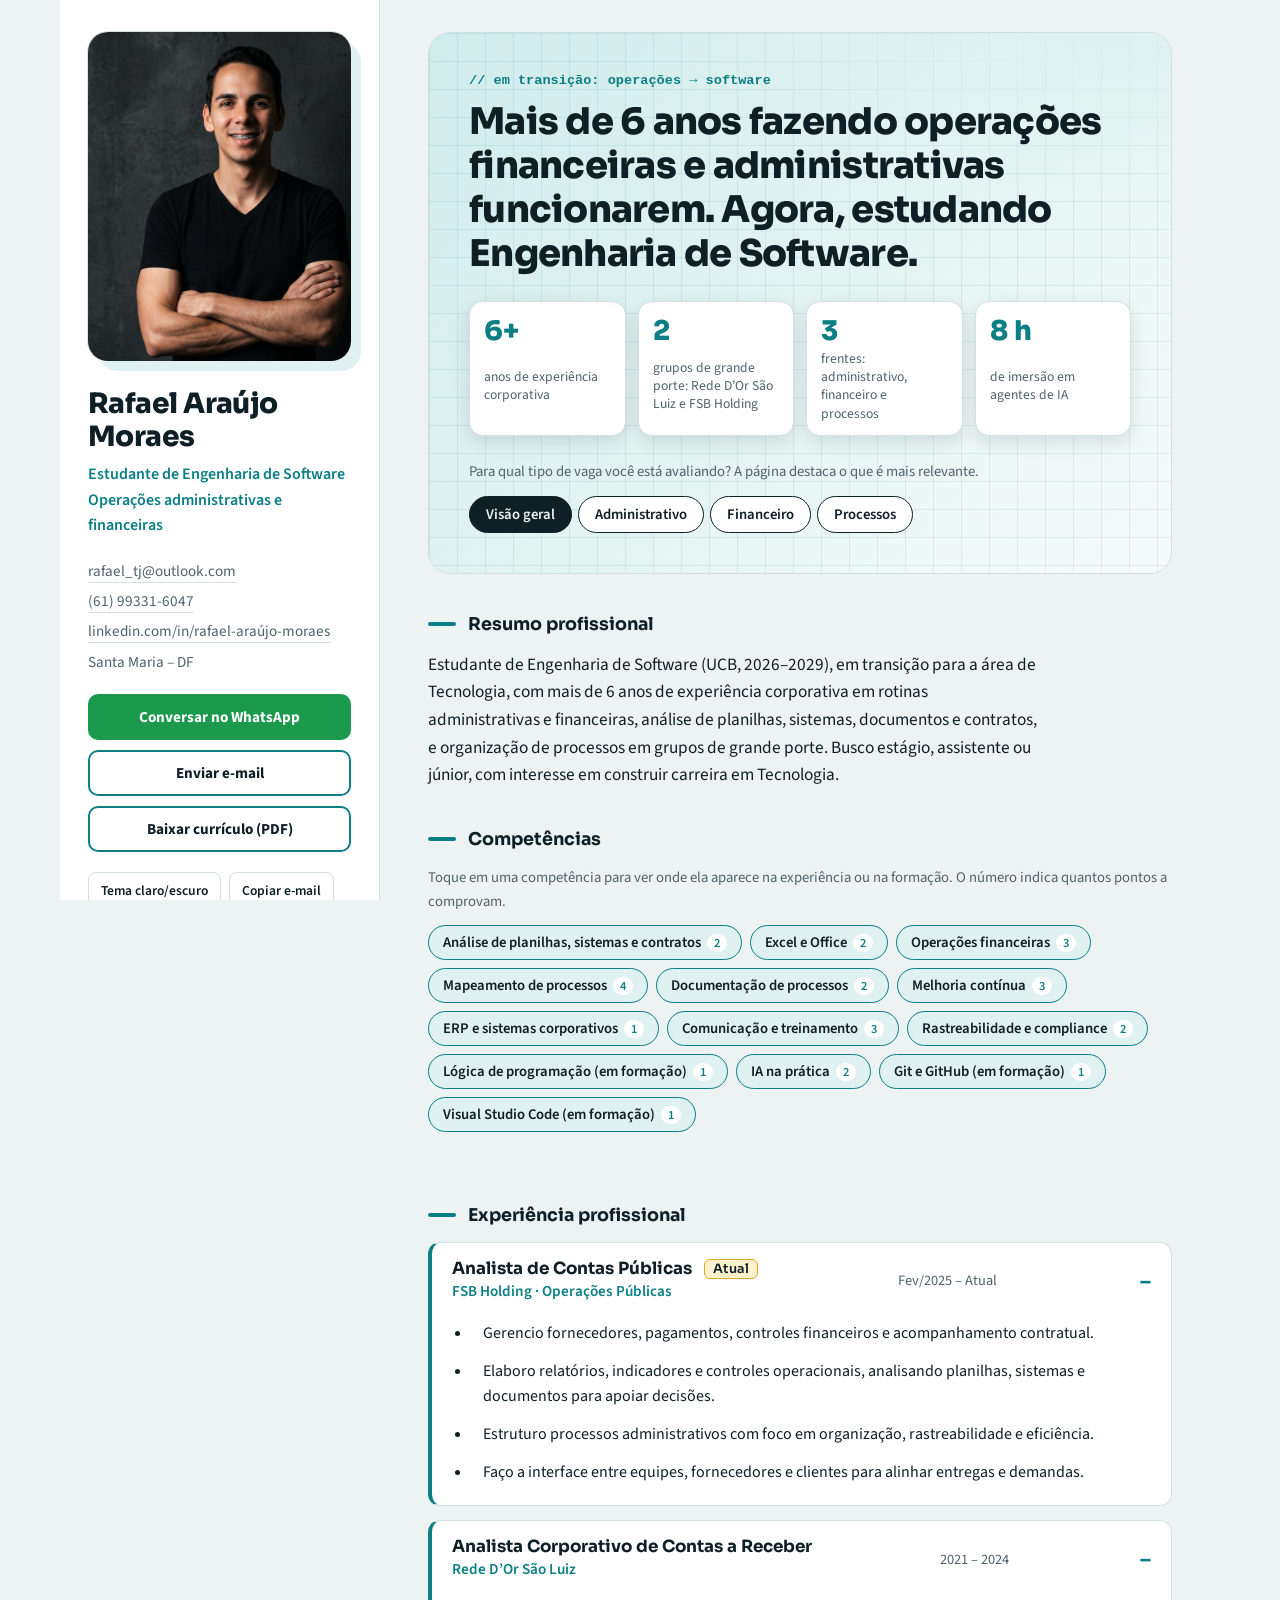
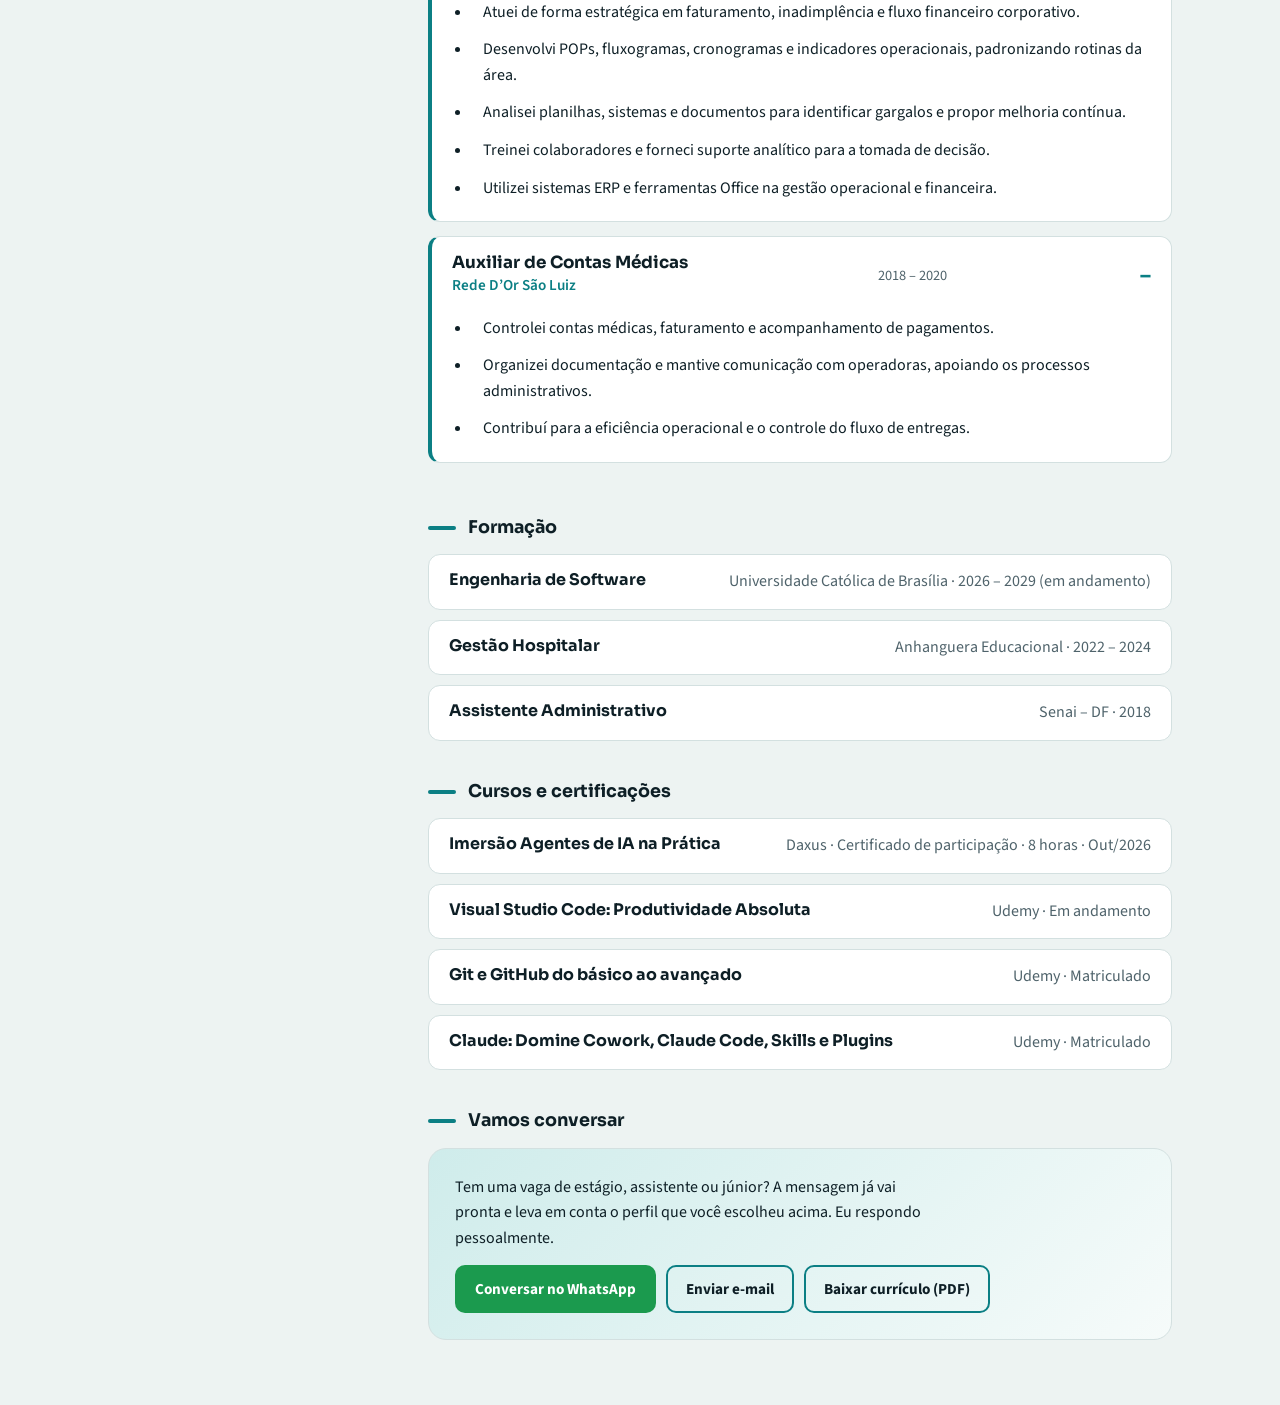
<file: index.html>
<!DOCTYPE html>
<html lang="pt-BR">
<head>
<meta charset="utf-8">
<meta name="viewport" content="width=device-width, initial-scale=1, viewport-fit=cover">
<meta name="description" content="Currículo online de Rafael Araújo Moraes. Estudante de Engenharia de Software, com experiência em rotinas administrativas e financeiras.">
<meta property="og:type" content="website">
<meta property="og:locale" content="pt_BR">
<meta property="og:title" content="Rafael Araújo Moraes — Currículo">
<meta property="og:description" content="Estudante de Engenharia de Software, com experiência em rotinas administrativas e financeiras.">
<meta property="og:url" content="https://rafael-enginner.github.io/Curriculo_Rafael_Araujo_Moraes/">
<meta property="og:image" content="https://rafael-enginner.github.io/Curriculo_Rafael_Araujo_Moraes/img/og-image.png">
<meta property="og:image:width" content="1200">
<meta property="og:image:height" content="630">
<meta property="og:image:alt" content="Rafael Araújo Moraes, estudante de Engenharia de Software">
<meta name="twitter:card" content="summary_large_image">
<title>Rafael Araújo Moraes — Currículo</title>
<link rel="canonical" href="https://rafael-enginner.github.io/Curriculo_Rafael_Araujo_Moraes/">
<meta name="theme-color" content="#0f2a33">
<meta name="color-scheme" content="light dark">
<link rel="icon" href="favicon.svg" type="image/svg+xml">
<link rel="apple-touch-icon" href="apple-touch-icon.png">
<link rel="preconnect" href="https://fonts.googleapis.com">
<link rel="preconnect" href="https://fonts.gstatic.com" crossorigin>
<script type="application/ld+json">{"@context":"https://schema.org","@type":"Person","name":"Rafael Araújo Moraes","jobTitle":"Estudante de Engenharia de Software","url":"https://rafael-enginner.github.io/Curriculo_Rafael_Araujo_Moraes/","address":{"@type":"PostalAddress","addressLocality":"Santa Maria","addressRegion":"DF","addressCountry":"BR"}}</script>
<link href="https://fonts.googleapis.com/css2?family=Sora:wght@500;700;800&family=Source+Sans+3:wght@400;600&display=swap" rel="stylesheet">
<link rel="stylesheet" href="css/style.css">
</head>
<body>
<a class="skip" href="#conteudo">Ir para o conteúdo</a>
<noscript><p style="margin:0;padding:10px 16px;background:#fff1cc;color:#12232b">Ative o JavaScript para usar os filtros. O conteúdo completo está visível abaixo.</p></noscript>
<div class="wrap">
<aside>
  <img class="photo" src="img/rafael.jpg" width="320" height="400" alt="Foto de Rafael Araújo Moraes" fetchpriority="high">
  <div>
    <h1>Rafael Araújo Moraes</h1>
    <p class="role">Estudante de Engenharia de Software<br>Operações administrativas e financeiras</p>
  </div>
  <ul>
    <li><a href="mailto:rafael_tj@outlook.com">rafael_tj@outlook.com</a></li>
    <li><a href="tel:+5561993316047">(61) 99331-6047</a></li>
    <li><a href="https://www.linkedin.com/in/rafael-ara%C3%BAjo-moraes" target="_blank" rel="noopener">linkedin.com/in/rafael-araújo-moraes</a></li>
    <li>Santa Maria – DF</li>
  </ul>
  <div class="cta"><a class="wa js-wa" href="#" target="_blank" rel="noopener">Conversar no WhatsApp</a><a class="ml js-mail" href="#">Enviar e-mail</a><a class="ml" href="assets/Curriculo_Rafael_Araujo_Moraes.pdf" download>Baixar currículo (PDF)</a></div>
  <div class="tools">
    <button class="btn" id="theme" type="button" aria-label="Alternar tema claro e escuro">Tema claro/escuro</button>
    <button class="btn" id="copy" type="button">Copiar e-mail</button>
    <button class="btn" id="print" type="button">Imprimir ou salvar PDF</button>
  </div>
</aside>

<main id="conteudo">
  <section class="hero" aria-label="Apresentação">
    <p class="eyebrow">// em transição: operações → software</p>
    <h2>Mais de 6 anos fazendo operações financeiras e administrativas funcionarem. Agora, estudando Engenharia de Software.</h2>
    <ul class="stats">
      <li><b>6+</b><span>anos de experiência corporativa</span></li>
      <li><b>2</b><span>grupos de grande porte: Rede D’Or São Luiz e FSB Holding</span></li>
      <li><b>3</b><span>frentes: administrativo, financeiro e processos</span></li>
      <li><b>8 h</b><span>de imersão em agentes de IA</span></li>
    </ul>
    <p class="hint">Para qual tipo de vaga você está avaliando? A página destaca o que é mais relevante.</p>
    <div class="seg" id="seg">
      <button type="button" aria-pressed="true" data-p="geral">Visão geral</button>
      <button type="button" aria-pressed="false" data-p="adm">Administrativo</button>
      <button type="button" aria-pressed="false" data-p="fin">Financeiro</button>
      <button type="button" aria-pressed="false" data-p="proc">Processos</button>
    </div>
  </section>
  <section>
    <h2>Resumo profissional</h2>
    <p class="lead">Estudante de Engenharia de Software (UCB, 2026–2029), em transição para a área de Tecnologia, com mais de 6 anos de experiência corporativa em rotinas administrativas e financeiras, análise de planilhas, sistemas, documentos e contratos, e organização de processos em grupos de grande porte. <span id="focus">Busco estágio, assistente ou júnior, com interesse em construir carreira em Tecnologia.</span></p>
  </section>

  <section id="skills">
    <h2>Competências</h2>
    <p class="hint">Toque em uma competência para ver onde ela aparece na experiência ou na formação. O número indica quantos pontos a comprovam.</p>
    <div class="chips" id="chips">
      <button class="chip" type="button" aria-pressed="false" data-tag="dados">Análise de planilhas, sistemas e contratos</button>
      <button class="chip" type="button" aria-pressed="false" data-tag="excel">Excel e Office</button>
      <button class="chip" type="button" aria-pressed="false" data-tag="financeiro">Operações financeiras</button>
      <button class="chip" type="button" aria-pressed="false" data-tag="processos">Mapeamento de processos</button>
      <button class="chip" type="button" aria-pressed="false" data-tag="documentacao">Documentação de processos</button>
      <button class="chip" type="button" aria-pressed="false" data-tag="melhoria">Melhoria contínua</button>
      <button class="chip" type="button" aria-pressed="false" data-tag="sistemas">ERP e sistemas corporativos</button>
      <button class="chip" type="button" aria-pressed="false" data-tag="comunicacao">Comunicação e treinamento</button>
      <button class="chip" type="button" aria-pressed="false" data-tag="compliance">Rastreabilidade e compliance</button>
      <button class="chip" type="button" aria-pressed="false" data-tag="logica">Lógica de programação (em formação)</button>
      <button class="chip" type="button" aria-pressed="false" data-tag="ia">IA na prática</button>
      <button class="chip" type="button" aria-pressed="false" data-tag="git">Git e GitHub (em formação)</button>
      <button class="chip" type="button" aria-pressed="false" data-tag="vscode">Visual Studio Code (em formação)</button>
      <button class="clear" id="clear" type="button">Limpar filtro</button>
    </div>
    <p id="status" role="status" aria-live="polite"></p>
  </section>

  <section id="exp">
    <h2>Experiência profissional</h2>
    <details open id="e-fsb">
      <summary><span class="sm"><h3>Analista de Contas Públicas <span class="now">Atual</span></h3><span class="org">FSB Holding · Operações Públicas</span></span><span class="date">Fev/2025 – Atual</span></summary>
      <ul>
        <li data-tags="financeiro compliance">Gerencio fornecedores, pagamentos, controles financeiros e acompanhamento contratual.</li>
        <li data-tags="dados excel">Elaboro relatórios, indicadores e controles operacionais, analisando planilhas, sistemas e documentos para apoiar decisões.</li>
        <li data-tags="processos compliance melhoria">Estruturo processos administrativos com foco em organização, rastreabilidade e eficiência.</li>
        <li data-tags="comunicacao">Faço a interface entre equipes, fornecedores e clientes para alinhar entregas e demandas.</li>
      </ul>
    </details>
    <details open id="e-rd">
      <summary><span class="sm"><h3>Analista Corporativo de Contas a Receber</h3><span class="org">Rede D’Or São Luiz</span></span><span class="date">2021 – 2024</span></summary>
      <ul>
        <li data-tags="financeiro">Atuei de forma estratégica em faturamento, inadimplência e fluxo financeiro corporativo.</li>
        <li data-tags="processos documentacao melhoria">Desenvolvi POPs, fluxogramas, cronogramas e indicadores operacionais, padronizando rotinas da área.</li>
        <li data-tags="dados processos melhoria">Analisei planilhas, sistemas e documentos para identificar gargalos e propor melhoria contínua.</li>
        <li data-tags="comunicacao">Treinei colaboradores e forneci suporte analítico para a tomada de decisão.</li>
        <li data-tags="sistemas excel">Utilizei sistemas ERP e ferramentas Office na gestão operacional e financeira.</li>
      </ul>
    </details>
    <details open id="e-aux">
      <summary><span class="sm"><h3>Auxiliar de Contas Médicas</h3><span class="org">Rede D’Or São Luiz</span></span><span class="date">2018 – 2020</span></summary>
      <ul>
        <li data-tags="financeiro">Controlei contas médicas, faturamento e acompanhamento de pagamentos.</li>
        <li data-tags="documentacao comunicacao">Organizei documentação e mantive comunicação com operadoras, apoiando os processos administrativos.</li>
        <li data-tags="processos">Contribuí para a eficiência operacional e o controle do fluxo de entregas.</li>
      </ul>
    </details>
  </section>

  <section id="edu">
    <h2>Formação</h2>
    <div class="edu">
      <div data-tags="logica"><b>Engenharia de Software</b><span>Universidade Católica de Brasília · 2026 – 2029 (em andamento)</span></div>
      <div data-tags=""><b>Gestão Hospitalar</b><span>Anhanguera Educacional · 2022 – 2024</span></div>
      <div data-tags=""><b>Assistente Administrativo</b><span>Senai – DF · 2018</span></div>
    </div>
  </section>

  <section id="cursos">
    <h2>Cursos e certificações</h2>
    <div class="edu">
      <div data-tags="ia"><b>Imersão Agentes de IA na Prática</b><span>Daxus · Certificado de participação · 8 horas · Out/2026</span></div>
      <div data-tags="vscode"><b>Visual Studio Code: Produtividade Absoluta</b><span>Udemy · Em andamento</span></div>
      <div data-tags="git"><b>Git e GitHub do básico ao avançado</b><span>Udemy · Matriculado</span></div>
      <div data-tags="ia"><b>Claude: Domine Cowork, Claude Code, Skills e Plugins</b><span>Udemy · Matriculado</span></div>
    </div>
  </section>
  <section>
    <h2>Vamos conversar</h2>
    <div class="contact">
      <p>Tem uma vaga de estágio, assistente ou júnior? A mensagem já vai pronta e leva em conta o perfil que você escolheu acima. Eu respondo pessoalmente.</p>
      <div class="cta"><a class="wa js-wa" href="#" target="_blank" rel="noopener">Conversar no WhatsApp</a><a class="ml js-mail" href="#">Enviar e-mail</a><a class="ml" href="assets/Curriculo_Rafael_Araujo_Moraes.pdf" download>Baixar currículo (PDF)</a></div>
    </div>
  </section>
</main>
</div>
<script src="js/script.js" defer></script>
</body>
</html>
</file>
<file: css/style.css>
/* Tokens */
:root{--bg:#edf3f2;--panel:#fff;--ink:#0e1f26;--mute:#4f636b;--line:#d3e0e0;--teal:#0b7f84;--teal-soft:#dff1f1;--hi:#fff1cc;--hi-line:#e3a82b;--side:#fff;--hero1:#cfeceb;--hero2:#f6fbfa;--grid:rgba(11,127,132,.10);--shadow:rgba(14,31,38,.12);box-sizing:border-box;padding-top:env(safe-area-inset-top,0px);padding-bottom:env(safe-area-inset-bottom,0px);color-scheme:light dark}
@media (prefers-color-scheme:dark){:root:not([data-theme="light"]){--bg:#081317;--panel:#0f1f25;--ink:#e6f0f1;--mute:#9db1b6;--line:#1f343b;--teal:#3cc4c4;--teal-soft:#123438;--hi:#3a3115;--side:#0c1a20;--hero1:#0f3a42;--hero2:#0b1a20;--grid:rgba(60,196,196,.10);--shadow:rgba(0,0,0,.5)}}
:root[data-theme="dark"]{--bg:#081317;--panel:#0f1f25;--ink:#e6f0f1;--mute:#9db1b6;--line:#1f343b;--teal:#3cc4c4;--teal-soft:#123438;--hi:#3a3115;--side:#0c1a20;--hero1:#0f3a42;--hero2:#0b1a20;--grid:rgba(60,196,196,.10);--shadow:rgba(0,0,0,.5)}
:root[data-theme="light"]{color-scheme:light}:root[data-theme="dark"]{color-scheme:dark}
*{box-sizing:border-box}
html{scroll-padding-top:env(safe-area-inset-top,0px)}
body{margin:0;background:var(--bg);color:var(--ink);font:400 16px/1.6 "Source Sans 3",system-ui,-apple-system,"Segoe UI",sans-serif;transition:background .25s,color .25s}
h1,h2,h3{font-family:Sora,"Segoe UI",system-ui,sans-serif;margin:0;line-height:1.2}
a{color:inherit}
:focus-visible{outline:3px solid var(--hi-line);outline-offset:2px}
.skip{position:absolute;left:-999px;top:0;background:var(--ink);color:var(--bg);padding:10px 16px;z-index:10}.skip:focus{left:8px;top:8px}
.wrap{max-width:1160px;margin:0 auto;display:grid;grid-template-columns:320px 1fr;min-height:100vh}
/* Perfil (lateral) */
aside{background:var(--side);color:var(--ink);border-right:1px solid var(--line);padding:32px 28px;position:sticky;top:0;align-self:start;height:100vh;overflow-y:auto;display:flex;flex-direction:column;gap:20px;transition:background .25s}
.photo{width:100%;max-width:264px;aspect-ratio:4/5;object-fit:cover;border-radius:20px;box-shadow:10px 10px 0 var(--teal-soft),0 0 0 1px var(--line);margin:0 0 6px}
aside h1{font-size:1.75rem;font-weight:800;letter-spacing:-.02em}
aside .role{color:var(--teal);font-weight:600;margin:8px 0 0}
aside ul{list-style:none;margin:0;padding:0;display:grid;gap:6px;font-size:.95rem;color:var(--mute)}
aside ul a{text-decoration:none;border-bottom:1px solid var(--line)}aside ul a:hover{border-color:var(--teal);color:var(--ink)}
.tools{margin-top:auto;display:flex;gap:8px;flex-wrap:wrap}
.btn{font:600 .85rem "Source Sans 3",sans-serif;background:transparent;color:var(--ink);border:1px solid var(--line);border-radius:8px;padding:8px 12px;cursor:pointer}
.btn:hover{border-color:var(--teal);background:var(--teal-soft)}
.cta{display:flex;gap:10px;flex-wrap:wrap}
.cta a{display:inline-flex;align-items:center;justify-content:center;font:700 .95rem "Source Sans 3",sans-serif;text-decoration:none;border-radius:10px;padding:11px 18px;border:2px solid transparent;transition:transform .15s,filter .15s}
.cta a:hover{transform:translateY(-2px);filter:brightness(1.08)}
.cta .wa{background:#1b9a4e;color:#fff}
.cta .ml{border-color:var(--teal);color:var(--ink)}
aside .cta a{flex:1 1 100%;padding:10px 14px}
/* Conteúdo */
main{padding:32px clamp(18px,4vw,48px) 64px;display:grid;gap:40px;align-content:start;min-width:0}
section>h2{font-size:1.1rem;font-weight:700;margin-bottom:16px;display:flex;align-items:center;gap:12px}
section>h2::before{content:"";width:28px;height:4px;border-radius:2px;background:var(--teal)}
.hero{position:relative;overflow:hidden;border-radius:22px;padding:clamp(22px,4vw,40px);border:1px solid var(--line);background:radial-gradient(600px 240px at 90% 0,var(--teal-soft),transparent 70%),linear-gradient(var(--grid) 1px,transparent 1px) 0 0/28px 28px,linear-gradient(90deg,var(--grid) 1px,transparent 1px) 0 0/28px 28px,linear-gradient(135deg,var(--hero1),var(--hero2))}
.eyebrow{font:600 .85rem ui-monospace,SFMono-Regular,Menlo,Consolas,monospace;color:var(--teal);margin:0 0 12px}
.hero h2{font-size:clamp(1.5rem,3.2vw,2.3rem);font-weight:800;letter-spacing:-.02em;max-width:24ch;margin:0 0 24px;display:block}
.hero h2::before{display:none}
.stats{list-style:none;margin:0 0 24px;padding:0;display:grid;grid-template-columns:repeat(4,1fr);gap:12px}
.stats li{background:var(--panel);border:1px solid var(--line);border-radius:14px;padding:12px 14px;display:grid;gap:2px;box-shadow:0 6px 18px var(--shadow)}
.stats b{font:800 1.7rem Sora,sans-serif;color:var(--teal)}
.stats span{font-size:.85rem;color:var(--mute);line-height:1.35}
.lead{font-size:1.08rem;max-width:68ch;margin:0}
.hint{color:var(--mute);font-size:.92rem;margin:0 0 12px}
.seg{display:flex;flex-wrap:wrap;gap:6px}
.seg button{font:600 .92rem "Source Sans 3",sans-serif;border:1.5px solid var(--ink);background:var(--panel);color:var(--ink);border-radius:999px;padding:7px 16px;cursor:pointer;transition:background .15s,color .15s}
.seg button[aria-pressed="true"]{background:var(--ink);color:var(--bg)}
.chips{display:flex;flex-wrap:wrap;gap:8px}
.chip{font:600 .92rem "Source Sans 3",sans-serif;border:1.5px solid var(--teal);background:var(--teal-soft);color:var(--ink);border-radius:999px;padding:6px 14px;cursor:pointer;transition:background .15s,color .15s,transform .15s}
.chip:hover{transform:translateY(-1px)}
.chip[aria-pressed="true"]{background:var(--teal);color:var(--bg)}
.n{background:var(--panel);color:var(--teal);border-radius:999px;padding:0 7px;margin-left:6px;font-size:.78rem}
.clear{margin-left:4px;font:600 .88rem "Source Sans 3",sans-serif;background:none;border:0;color:var(--teal);text-decoration:underline;cursor:pointer;visibility:hidden}
.filtering .clear{visibility:visible}
#status{margin:12px 0 0;color:var(--mute);font-size:.92rem;min-height:1.4em}
details{background:var(--panel);border:1px solid var(--line);border-left:4px solid var(--teal);border-radius:12px;margin-bottom:14px}
summary{list-style:none;cursor:pointer;padding:16px 20px;display:flex;justify-content:space-between;gap:16px;align-items:center}
summary::-webkit-details-marker{display:none}
summary h3{font-size:1.05rem;font-weight:700;display:block}
.sm,.org{display:block}.org{color:var(--teal);font-weight:600;font-size:.95rem}
summary .date{color:var(--mute);font-size:.9rem;white-space:nowrap}
summary::after{content:"+";font:700 1.3rem Sora,sans-serif;color:var(--teal);margin-left:4px}
details[open] summary::after{content:"–"}
details ul{margin:0;padding:0 20px 18px 40px;display:grid;gap:8px}
#exp li{padding:2px 8px;border-radius:6px;border-left:3px solid transparent;transition:opacity .2s,background .2s}
.filtering #exp li{opacity:.4}
.filtering #exp li.match{opacity:1;background:var(--hi);border-left-color:var(--hi-line);color:var(--ink)}
:root[data-theme="dark"] .filtering #exp li.match{color:#fff}
.edu{display:grid;gap:10px}
.edu div{background:var(--panel);border:1px solid var(--line);border-radius:12px;padding:14px 20px;display:flex;justify-content:space-between;gap:12px;flex-wrap:wrap;transition:opacity .2s,background .2s}
.edu b{font:700 1rem Sora,sans-serif}.edu span{color:var(--mute)}
.filtering .edu div{opacity:.4}
.filtering .edu div.match{opacity:1;background:var(--hi);border-color:var(--hi-line)}
.now{font-size:.8rem;font-weight:600;background:var(--hi);color:var(--ink);border:1px solid var(--hi-line);border-radius:6px;padding:1px 8px;margin-left:8px;vertical-align:middle}
.contact{background:linear-gradient(135deg,var(--hero1),var(--hero2));border:1px solid var(--line);border-radius:18px;padding:26px;display:grid;gap:14px}
.contact p{margin:0;max-width:60ch}
@keyframes up{from{opacity:0;transform:translateY(10px)}}
.hero>*{animation:up .5s both}.hero>:nth-child(2){animation-delay:.08s}.hero>:nth-child(3){animation-delay:.16s}.hero>:nth-child(4){animation-delay:.24s}
@media (max-width:900px){.stats{grid-template-columns:repeat(2,1fr)}}
@media (max-width:820px){.wrap{grid-template-columns:1fr}aside{position:static;height:auto;border-right:0;border-bottom:1px solid var(--line)}.photo{max-width:200px}.tools{margin-top:0}summary{flex-direction:column;align-items:flex-start;gap:4px}summary::after{display:none}}
@media (prefers-reduced-motion:reduce){*{transition:none!important;animation:none!important}}
@media print{:root:root:root{--bg:#fff;--panel:#fff;--ink:#12232b;--mute:#52646c;--line:#d5e0e1;--teal:#0b7f84;--teal-soft:#dff1f1;--hi:#fff1cc;--side:#fff}.hero,.cta,.contact,.seg,.tools,.clear,.hint,#status{display:none}body{background:#fff}.wrap{display:block}aside{position:static;height:auto;border:0;padding:0 0 12px}.photo{display:none}details{break-inside:avoid}#exp li{opacity:1!important;background:none!important;border:0!important}details>*{display:block}}
</file>
